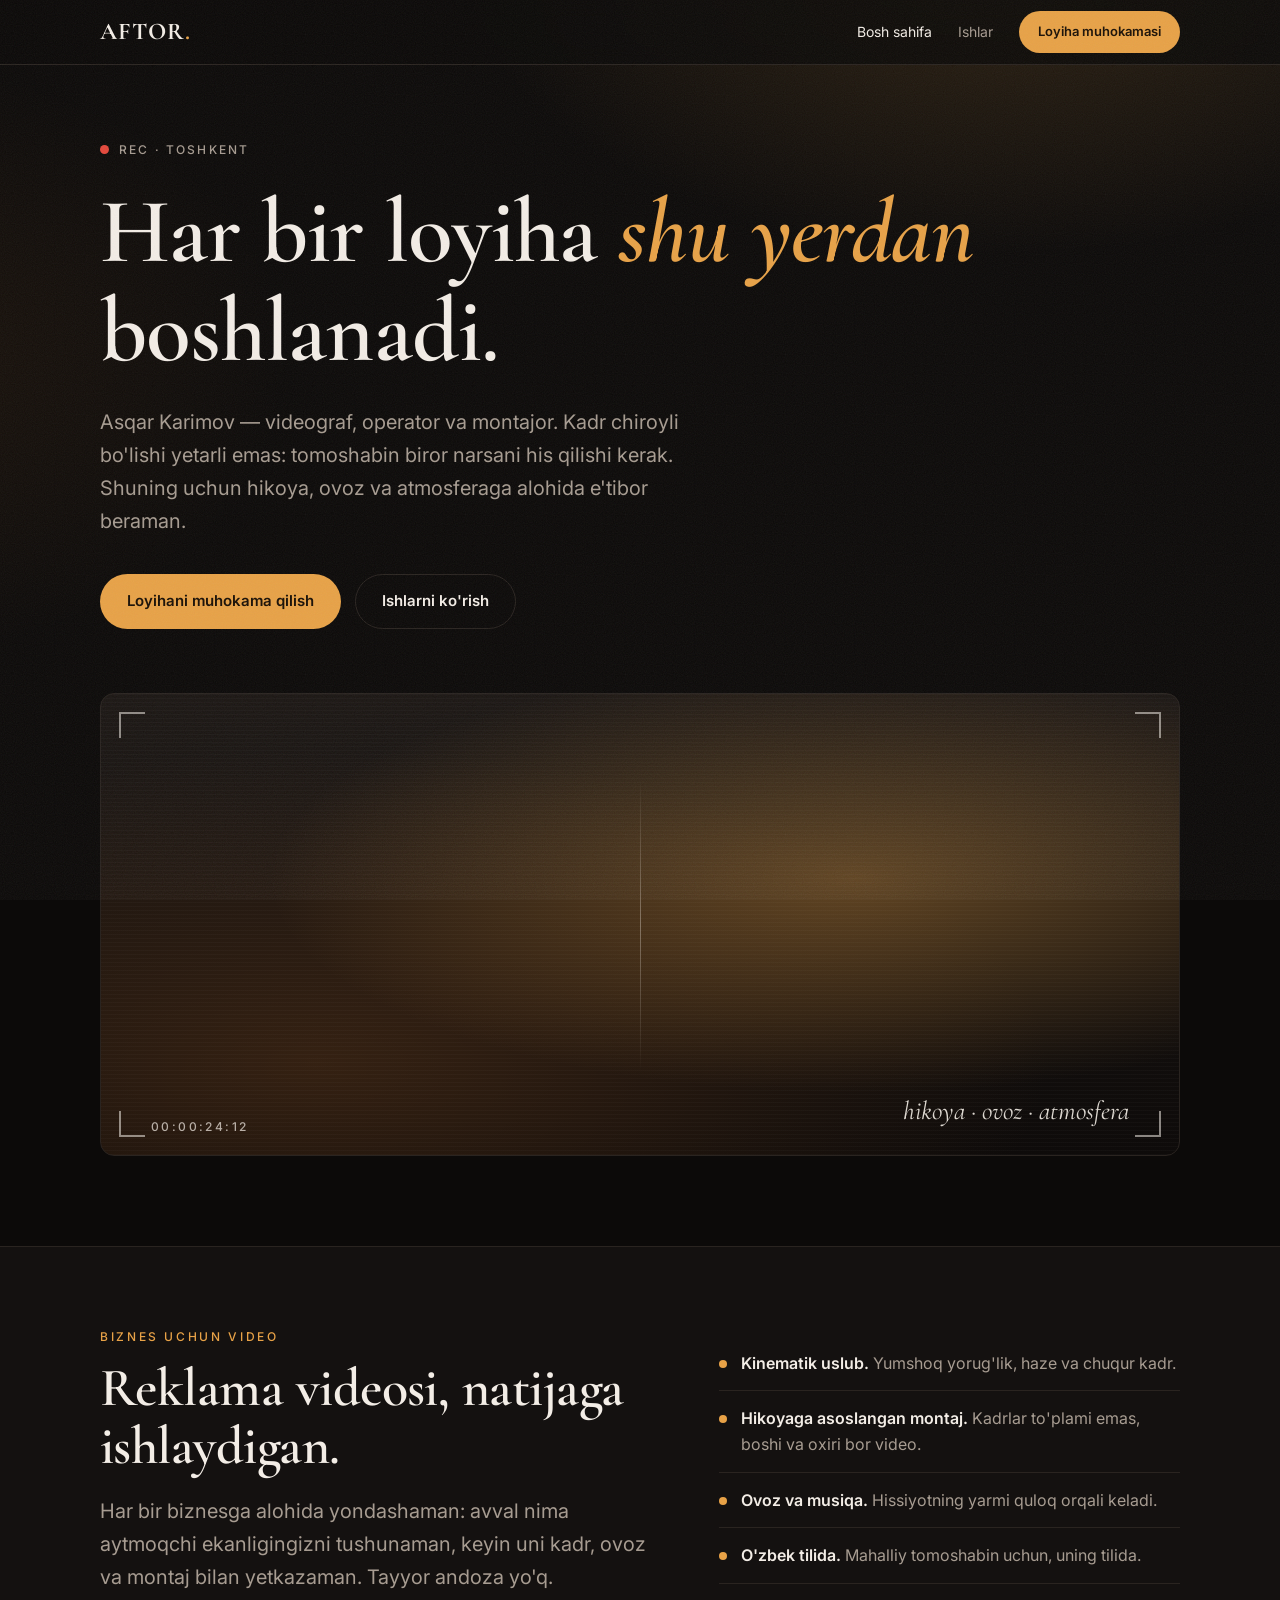
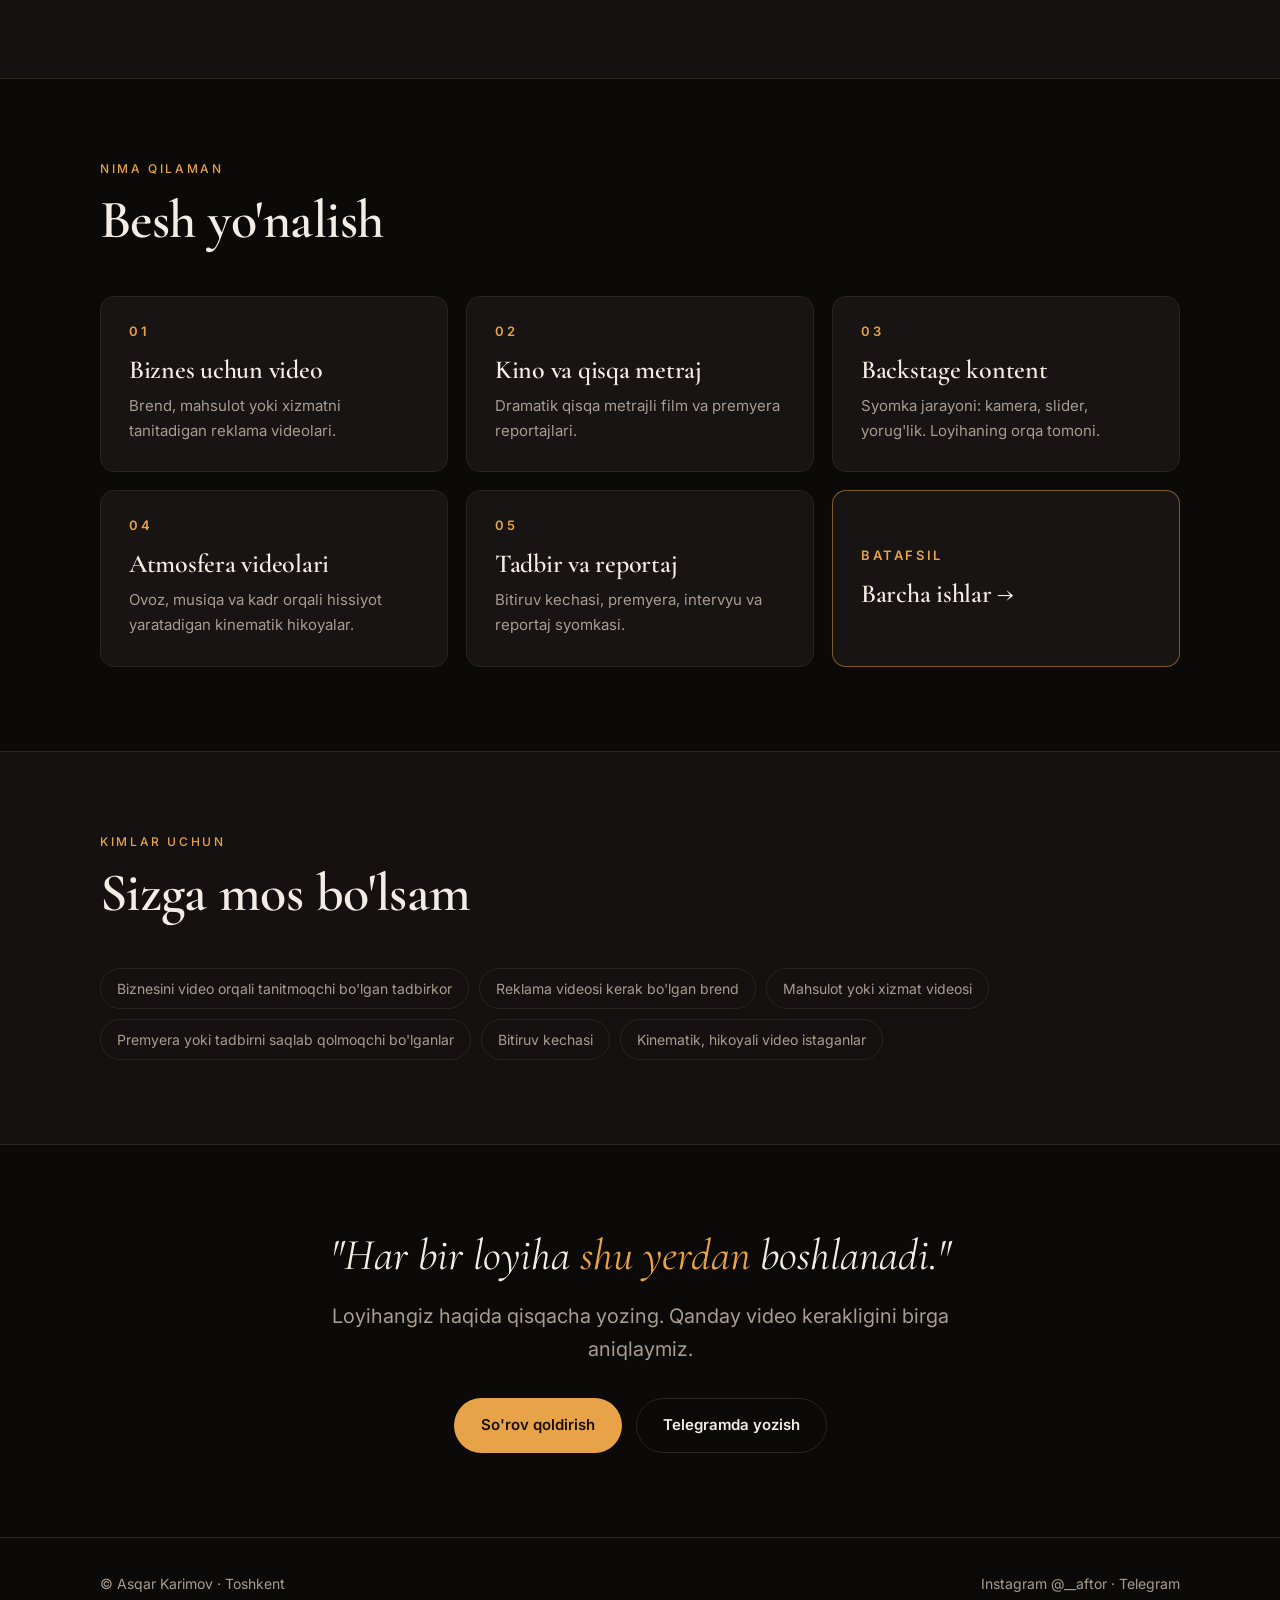
<file: index.html>
<!doctype html>
<html lang="uz">
<head>
<meta charset="utf-8">
<meta name="viewport" content="width=device-width,initial-scale=1">
<title>Asqar Karimov — videograf va montajor, Toshkent</title>
<meta name="description" content="Toshkentlik videograf, operator va montajor. Biznes uchun video, kinematik kadrlar, hikoyaga asoslangan montaj. Loyihangizni muhokama qilish uchun yozing.">
<meta property="og:title" content="Asqar Karimov — videograf va montajor">
<meta property="og:description" content="Har bir loyiha shu yerdan boshlanadi. Kinematik video, hikoyaga asoslangan montaj.">
<meta property="og:type" content="website">
<link rel="icon" href="data:image/svg+xml,%3Csvg xmlns='http://www.w3.org/2000/svg' viewBox='0 0 64 64'%3E%3Crect width='64' height='64' rx='14' fill='%230c0a09'/%3E%3Ctext x='32' y='45' font-size='38' text-anchor='middle' fill='%23e8a247' font-family='Georgia' font-weight='700'%3EA%3C/text%3E%3C/svg%3E">
<link rel="preconnect" href="https://fonts.googleapis.com">
<link rel="preconnect" href="https://fonts.gstatic.com" crossorigin>
<link href="https://fonts.googleapis.com/css2?family=Cormorant+Garamond:ital,wght@0,600;0,700;1,500&family=Inter:wght@400;500;600&display=swap" rel="stylesheet">
<link rel="stylesheet" href="style.css">
</head>
<body>
<header class="nav"><div class="wrap">
  <a class="logo" href="index.html">AFTOR<i>.</i></a>
  <nav class="links">
    <a class="on" href="index.html">Bosh sahifa</a>
    <a href="ishlar.html">Ishlar</a>
    <a class="btn pri sm" href="aloqa.html">Loyiha muhokamasi</a>
  </nav>
</div></header>

<main>
<section class="hero"><div class="wrap">
  <div class="rec"><b></b>REC · TOSHKENT</div>
  <h1>Har bir loyiha <em>shu yerdan</em> boshlanadi.</h1>
  <p class="lead">Asqar Karimov — videograf, operator va montajor. Kadr chiroyli bo'lishi yetarli emas: tomoshabin biror narsani his qilishi kerak. Shuning uchun hikoya, ovoz va atmosferaga alohida e'tibor beraman.</p>
  <div class="cta">
    <a class="btn pri" href="aloqa.html" data-track="Contact">Loyihani muhokama qilish</a>
    <a class="btn gho" href="ishlar.html">Ishlarni ko'rish</a>
  </div>
  <div class="frame" role="img" aria-label="Kinematik kadr ramkasi">
    <i class="c a"></i><i class="c b"></i><i class="c c2"></i><i class="c d"></i><i class="ln"></i>
    <span class="tc">00:00:24:12</span>
    <span class="cap">hikoya · ovoz · atmosfera</span>
  </div>
</div></section>

<section class="band"><div class="wrap split">
  <div class="reveal">
    <p class="eyebrow">Biznes uchun video</p>
    <h2 style="margin:16px 0 20px">Reklama videosi, natijaga ishlaydigan.</h2>
    <p class="lead">Har bir biznesga alohida yondashaman: avval nima aytmoqchi ekanligingizni tushunaman, keyin uni kadr, ovoz va montaj bilan yetkazaman. Tayyor andoza yo'q.</p>
  </div>
  <ul class="list reveal">
    <li><span><b>Kinematik uslub.</b> Yumshoq yorug'lik, haze va chuqur kadr.</span></li>
    <li><span><b>Hikoyaga asoslangan montaj.</b> Kadrlar to'plami emas, boshi va oxiri bor video.</span></li>
    <li><span><b>Ovoz va musiqa.</b> Hissiyotning yarmi quloq orqali keladi.</span></li>
    <li><span><b>O'zbek tilida.</b> Mahalliy tomoshabin uchun, uning tilida.</span></li>
  </ul>
</div></section>

<section><div class="wrap">
  <div class="sec-h reveal"><p class="eyebrow">Nima qilaman</p><h2>Besh yo'nalish</h2></div>
  <div class="grid g3">
    <article class="card reveal"><div class="n">01</div><h3>Biznes uchun video</h3><p>Brend, mahsulot yoki xizmatni tanitadigan reklama videolari.</p></article>
    <article class="card reveal"><div class="n">02</div><h3>Kino va qisqa metraj</h3><p>Dramatik qisqa metrajli film va premyera reportajlari.</p></article>
    <article class="card reveal"><div class="n">03</div><h3>Backstage kontent</h3><p>Syomka jarayoni: kamera, slider, yorug'lik. Loyihaning orqa tomoni.</p></article>
    <article class="card reveal"><div class="n">04</div><h3>Atmosfera videolari</h3><p>Ovoz, musiqa va kadr orqali hissiyot yaratadigan kinematik hikoyalar.</p></article>
    <article class="card reveal"><div class="n">05</div><h3>Tadbir va reportaj</h3><p>Bitiruv kechasi, premyera, intervyu va reportaj syomkasi.</p></article>
    <a class="card reveal" href="ishlar.html" style="display:flex;flex-direction:column;justify-content:center;border-color:rgba(232,162,71,.5)"><div class="n">BATAFSIL</div><h3>Barcha ishlar →</h3></a>
  </div>
</div></section>

<section class="band"><div class="wrap">
  <div class="sec-h reveal"><p class="eyebrow">Kimlar uchun</p><h2>Sizga mos bo'lsam</h2></div>
  <div class="tags reveal">
    <span>Biznesini video orqali tanitmoqchi bo'lgan tadbirkor</span>
    <span>Reklama videosi kerak bo'lgan brend</span>
    <span>Mahsulot yoki xizmat videosi</span>
    <span>Premyera yoki tadbirni saqlab qolmoqchi bo'lganlar</span>
    <span>Bitiruv kechasi</span>
    <span>Kinematik, hikoyali video istaganlar</span>
  </div>
</div></section>

<section class="final"><div class="wrap reveal">
  <p class="quote">"Har bir loyiha <span>shu yerdan</span> boshlanadi."</p>
  <p class="lead">Loyihangiz haqida qisqacha yozing. Qanday video kerakligini birga aniqlaymiz.</p>
  <div class="cta">
    <a class="btn pri" href="aloqa.html" data-track="Contact">So'rov qoldirish</a>
    <a class="btn gho" href="https://t.me/aftor_tg" target="_blank" rel="noopener" data-track="Contact">Telegramda yozish</a>
  </div>
</div></section>
</main>

<footer><div class="wrap">
  <span>© Asqar Karimov · Toshkent</span>
  <span><a href="https://instagram.com/__aftor" target="_blank" rel="noopener">Instagram @__aftor</a> · <a href="https://t.me/aftor_tg" target="_blank" rel="noopener">Telegram</a></span>
</div></footer>
<script src="app.js"></script>
</body>
</html>
</file>
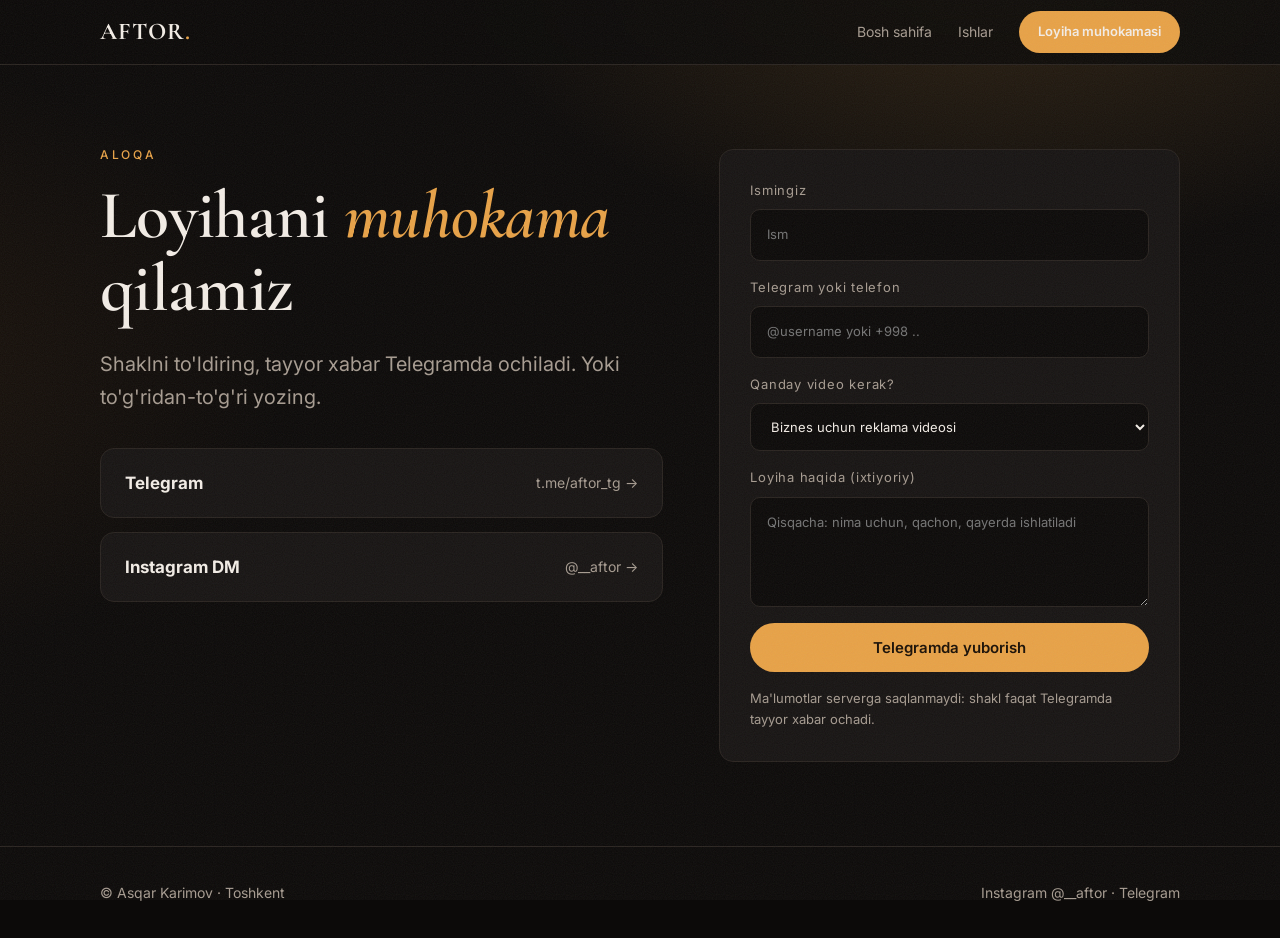
<file: aloqa.html>
<!doctype html>
<html lang="uz">
<head>
<meta charset="utf-8">
<meta name="viewport" content="width=device-width,initial-scale=1">
<title>Loyihani muhokama qilish — Asqar Karimov</title>
<meta name="description" content="Video loyihangiz haqida yozing. Asqar Karimov Telegram yoki Instagram orqali javob beradi.">
<meta property="og:title" content="Loyihani muhokama qilish — Asqar Karimov">
<meta property="og:type" content="website">
<link rel="icon" href="data:image/svg+xml,%3Csvg xmlns='http://www.w3.org/2000/svg' viewBox='0 0 64 64'%3E%3Crect width='64' height='64' rx='14' fill='%230c0a09'/%3E%3Ctext x='32' y='45' font-size='38' text-anchor='middle' fill='%23e8a247' font-family='Georgia' font-weight='700'%3EA%3C/text%3E%3C/svg%3E">
<link rel="preconnect" href="https://fonts.googleapis.com">
<link rel="preconnect" href="https://fonts.gstatic.com" crossorigin>
<link href="https://fonts.googleapis.com/css2?family=Cormorant+Garamond:ital,wght@0,600;0,700;1,500&family=Inter:wght@400;500;600&display=swap" rel="stylesheet">
<link rel="stylesheet" href="style.css">
</head>
<body>
<header class="nav"><div class="wrap">
  <a class="logo" href="index.html">AFTOR<i>.</i></a>
  <nav class="links">
    <a href="index.html">Bosh sahifa</a>
    <a href="ishlar.html">Ishlar</a>
    <a class="btn pri sm on" href="aloqa.html">Loyiha muhokamasi</a>
  </nav>
</div></header>

<main>
<section><div class="wrap split" style="align-items:start">
  <div class="reveal">
    <p class="eyebrow">Aloqa</p>
    <h1 style="font-size:clamp(38px,6vw,68px);margin:18px 0 22px">Loyihani <em style="color:var(--acc)">muhokama</em> qilamiz</h1>
    <p class="lead" style="margin-bottom:34px">Shaklni to'ldiring, tayyor xabar Telegramda ochiladi. Yoki to'g'ridan-to'g'ri yozing.</p>
    <div class="chan">
      <a href="https://t.me/aftor_tg" target="_blank" rel="noopener" data-track="Contact"><b>Telegram</b><span>t.me/aftor_tg →</span></a>
      <a href="https://instagram.com/__aftor" target="_blank" rel="noopener" data-track="Contact"><b>Instagram DM</b><span>@__aftor →</span></a>
    </div>
  </div>

  <form class="form reveal" id="lead" novalidate>
    <label>Ismingiz
      <input name="name" required autocomplete="name" placeholder="Ism">
    </label>
    <label>Telegram yoki telefon
      <input name="contact" required autocomplete="tel" placeholder="@username yoki +998 ..">
    </label>
    <label>Qanday video kerak?
      <select name="service">
        <option>Biznes uchun reklama videosi</option>
        <option>Kinematik / atmosfera videosi</option>
        <option>Tadbir yoki reportaj syomkasi</option>
        <option>Backstage kontent</option>
        <option>Boshqa</option>
      </select>
    </label>
    <label>Loyiha haqida (ixtiyoriy)
      <textarea name="msg" placeholder="Qisqacha: nima uchun, qachon, qayerda ishlatiladi"></textarea>
    </label>
    <button class="btn pri" type="submit">Telegramda yuborish</button>
    <p class="ok" id="ok" role="status"></p>
    <p class="note">Ma'lumotlar serverga saqlanmaydi: shakl faqat Telegramda tayyor xabar ochadi.</p>
  </form>
</div></section>
</main>

<footer><div class="wrap">
  <span>© Asqar Karimov · Toshkent</span>
  <span><a href="https://instagram.com/__aftor" target="_blank" rel="noopener">Instagram @__aftor</a> · <a href="https://t.me/aftor_tg" target="_blank" rel="noopener">Telegram</a></span>
</div></footer>
<script src="app.js"></script>
<script>
// bo'sh maydonlarni tekshirish
document.getElementById('lead').addEventListener('submit',function(e){
  var f=this;if(!f.name.value.trim()||!f.contact.value.trim()){e.stopImmediatePropagation();e.preventDefault();
  var ok=document.getElementById('ok');ok.classList.add('show');ok.textContent='Ism va aloqa maydonlarini to\'ldiring.';}
},true);
</script>
</body>
</html>
</file>
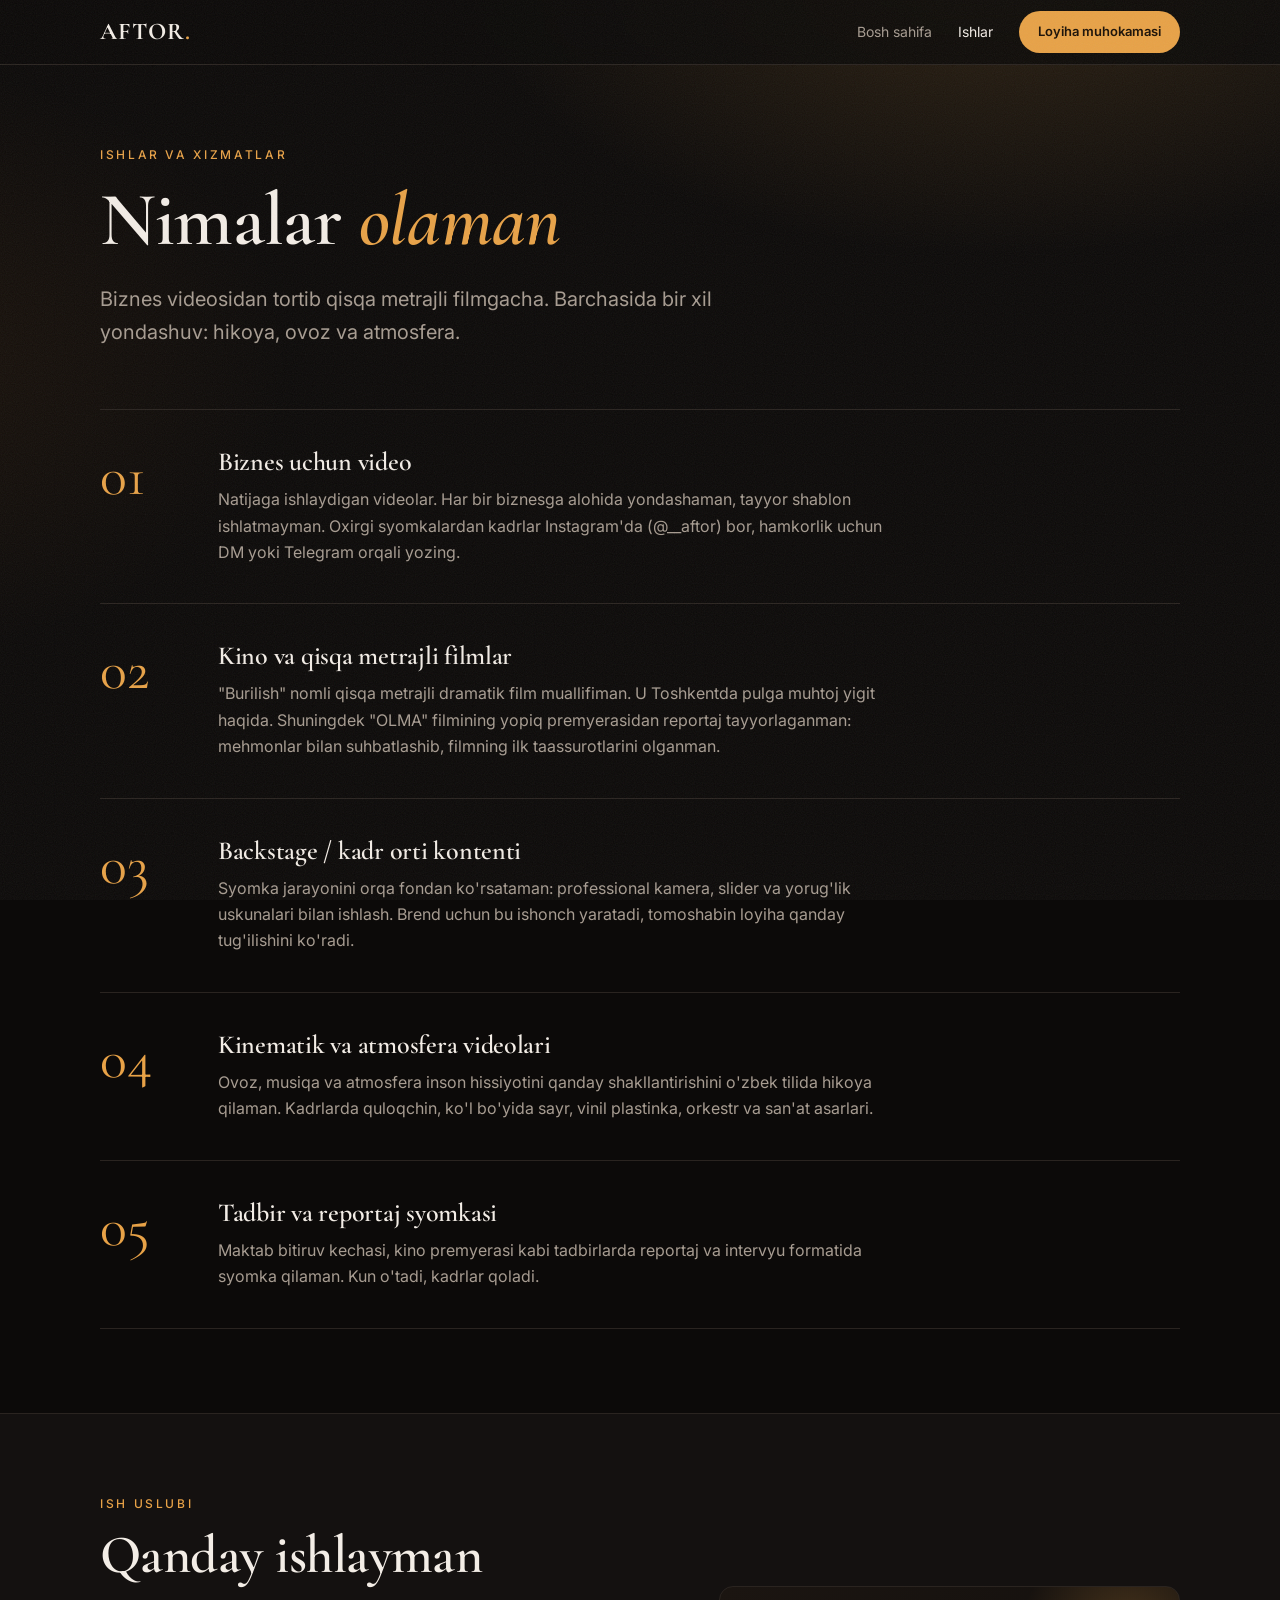
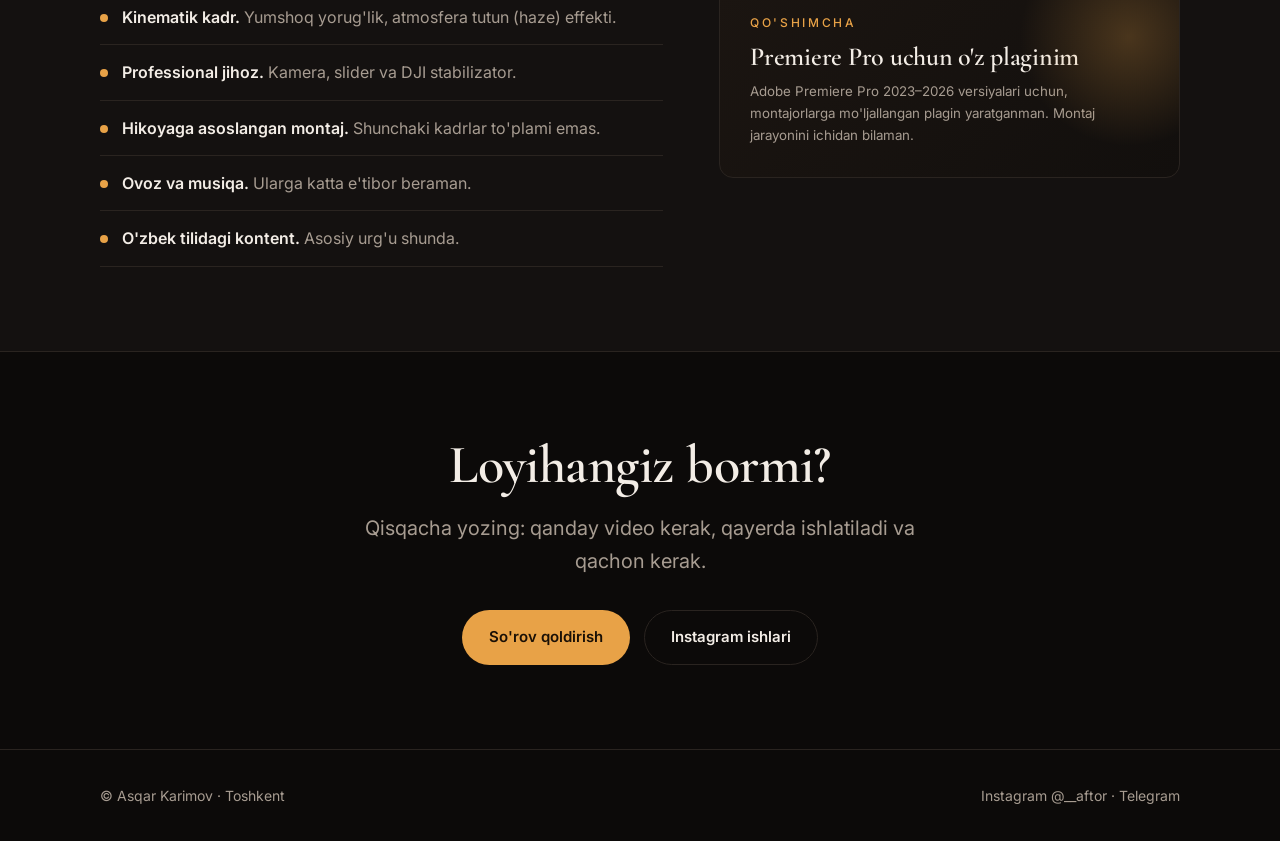
<file: ishlar.html>
<!doctype html>
<html lang="uz">
<head>
<meta charset="utf-8">
<meta name="viewport" content="width=device-width,initial-scale=1">
<title>Ishlar va xizmatlar — Asqar Karimov</title>
<meta name="description" content="Biznes uchun video, qisqa metrajli film, backstage kontent, kinematik videolar va tadbir reportaji. Asqar Karimovning ish uslubi.">
<meta property="og:title" content="Ishlar va xizmatlar — Asqar Karimov">
<meta property="og:type" content="website">
<link rel="icon" href="data:image/svg+xml,%3Csvg xmlns='http://www.w3.org/2000/svg' viewBox='0 0 64 64'%3E%3Crect width='64' height='64' rx='14' fill='%230c0a09'/%3E%3Ctext x='32' y='45' font-size='38' text-anchor='middle' fill='%23e8a247' font-family='Georgia' font-weight='700'%3EA%3C/text%3E%3C/svg%3E">
<link rel="preconnect" href="https://fonts.googleapis.com">
<link rel="preconnect" href="https://fonts.gstatic.com" crossorigin>
<link href="https://fonts.googleapis.com/css2?family=Cormorant+Garamond:ital,wght@0,600;0,700;1,500&family=Inter:wght@400;500;600&display=swap" rel="stylesheet">
<link rel="stylesheet" href="style.css">
</head>
<body>
<header class="nav"><div class="wrap">
  <a class="logo" href="index.html">AFTOR<i>.</i></a>
  <nav class="links">
    <a href="index.html">Bosh sahifa</a>
    <a class="on" href="ishlar.html">Ishlar</a>
    <a class="btn pri sm" href="aloqa.html">Loyiha muhokamasi</a>
  </nav>
</div></header>

<main>
<section style="padding-bottom:30px"><div class="wrap">
  <p class="eyebrow">Ishlar va xizmatlar</p>
  <h1 style="font-size:clamp(38px,7vw,76px);margin:18px 0 22px">Nimalar <em style="color:var(--acc)">olaman</em></h1>
  <p class="lead">Biznes videosidan tortib qisqa metrajli filmgacha. Barchasida bir xil yondashuv: hikoya, ovoz va atmosfera.</p>
</div></section>

<section style="padding-top:30px"><div class="wrap">
  <div class="work reveal"><div class="num">01</div><div>
    <h3>Biznes uchun video</h3>
    <p>Natijaga ishlaydigan videolar. Har bir biznesga alohida yondashaman, tayyor shablon ishlatmayman. Oxirgi syomkalardan kadrlar Instagram'da (@__aftor) bor, hamkorlik uchun DM yoki Telegram orqali yozing.</p>
  </div></div>
  <div class="work reveal"><div class="num">02</div><div>
    <h3>Kino va qisqa metrajli filmlar</h3>
    <p>"Burilish" nomli qisqa metrajli dramatik film muallifiman. U Toshkentda pulga muhtoj yigit haqida. Shuningdek "OLMA" filmining yopiq premyerasidan reportaj tayyorlaganman: mehmonlar bilan suhbatlashib, filmning ilk taassurotlarini olganman.</p>
  </div></div>
  <div class="work reveal"><div class="num">03</div><div>
    <h3>Backstage / kadr orti kontenti</h3>
    <p>Syomka jarayonini orqa fondan ko'rsataman: professional kamera, slider va yorug'lik uskunalari bilan ishlash. Brend uchun bu ishonch yaratadi, tomoshabin loyiha qanday tug'ilishini ko'radi.</p>
  </div></div>
  <div class="work reveal"><div class="num">04</div><div>
    <h3>Kinematik va atmosfera videolari</h3>
    <p>Ovoz, musiqa va atmosfera inson hissiyotini qanday shakllantirishini o'zbek tilida hikoya qilaman. Kadrlarda quloqchin, ko'l bo'yida sayr, vinil plastinka, orkestr va san'at asarlari.</p>
  </div></div>
  <div class="work reveal"><div class="num">05</div><div>
    <h3>Tadbir va reportaj syomkasi</h3>
    <p>Maktab bitiruv kechasi, kino premyerasi kabi tadbirlarda reportaj va intervyu formatida syomka qilaman. Kun o'tadi, kadrlar qoladi.</p>
  </div></div>
</div></section>

<section class="band"><div class="wrap split">
  <div class="reveal">
    <p class="eyebrow">Ish uslubi</p>
    <h2 style="margin:16px 0 20px">Qanday ishlayman</h2>
    <ul class="list">
      <li><span><b>Kinematik kadr.</b> Yumshoq yorug'lik, atmosfera tutun (haze) effekti.</span></li>
      <li><span><b>Professional jihoz.</b> Kamera, slider va DJI stabilizator.</span></li>
      <li><span><b>Hikoyaga asoslangan montaj.</b> Shunchaki kadrlar to'plami emas.</span></li>
      <li><span><b>Ovoz va musiqa.</b> Ularga katta e'tibor beraman.</span></li>
      <li><span><b>O'zbek tilidagi kontent.</b> Asosiy urg'u shunda.</span></li>
    </ul>
  </div>
  <div class="film reveal">
    <p class="eyebrow">Qo'shimcha</p>
    <h3 style="margin-top:14px">Premiere Pro uchun o'z plaginim</h3>
    <small>Adobe Premiere Pro 2023–2026 versiyalari uchun, montajorlarga mo'ljallangan plagin yaratganman. Montaj jarayonini ichidan bilaman.</small>
  </div>
</div></section>

<section class="final"><div class="wrap reveal">
  <h2>Loyihangiz bormi?</h2>
  <p class="lead">Qisqacha yozing: qanday video kerak, qayerda ishlatiladi va qachon kerak.</p>
  <div class="cta">
    <a class="btn pri" href="aloqa.html" data-track="Contact">So'rov qoldirish</a>
    <a class="btn gho" href="https://instagram.com/__aftor" target="_blank" rel="noopener">Instagram ishlari</a>
  </div>
</div></section>
</main>

<footer><div class="wrap">
  <span>© Asqar Karimov · Toshkent</span>
  <span><a href="https://instagram.com/__aftor" target="_blank" rel="noopener">Instagram @__aftor</a> · <a href="https://t.me/aftor_tg" target="_blank" rel="noopener">Telegram</a></span>
</div></footer>
<script src="app.js"></script>
</body>
</html>
</file>
<file: style.css>
:root{
  --bg:#0c0a09;--bg2:#141110;--card:#171413;--line:#2a2420;
  --text:#f3ede6;--mute:#a79c91;--acc:#e8a247;--acc2:#c9772b;
  --r:14px;--wrap:1120px;
}
*{box-sizing:border-box;margin:0;padding:0}
html{scroll-behavior:smooth}
body{background:var(--bg);color:var(--text);font:16px/1.65 "Inter",system-ui,sans-serif;-webkit-font-smoothing:antialiased;overflow-x:hidden}
img,svg{display:block;max-width:100%}
a{color:inherit;text-decoration:none}
.wrap{width:100%;max-width:var(--wrap);margin:0 auto;padding:0 20px}
h1,h2,h3{font-family:"Cormorant Garamond",Georgia,serif;font-weight:600;line-height:1.08;letter-spacing:-.01em}
h1{font-size:clamp(42px,8vw,92px)}
h2{font-size:clamp(32px,5vw,54px)}
h3{font-size:26px}
.eyebrow{font:500 12px/1 "Inter",sans-serif;letter-spacing:.22em;text-transform:uppercase;color:var(--acc)}
.lead{font-size:clamp(17px,2vw,20px);color:var(--mute);max-width:620px}

/* film grain + haze */
body::before{content:"";position:fixed;inset:0;z-index:-1;pointer-events:none;
  background:
   radial-gradient(900px 500px at 78% -5%,rgba(232,162,71,.16),transparent 60%),
   radial-gradient(700px 500px at -10% 40%,rgba(201,119,43,.08),transparent 60%),var(--bg)}
body::after{content:"";position:fixed;inset:0;z-index:50;pointer-events:none;opacity:.07;
  background-image:url("data:image/svg+xml;utf8,<svg xmlns='http://www.w3.org/2000/svg' width='160' height='160'><filter id='n'><feTurbulence type='fractalNoise' baseFrequency='.9' numOctaves='2'/></filter><rect width='100%' height='100%' filter='url(%23n)'/></svg>")}

/* nav */
.nav{position:sticky;top:0;z-index:40;background:rgba(12,10,9,.82);backdrop-filter:blur(10px);border-bottom:1px solid var(--line)}
.nav .wrap{display:flex;align-items:center;justify-content:space-between;height:64px}
.logo{font-family:"Cormorant Garamond",serif;font-weight:700;font-size:24px;letter-spacing:.04em}
.logo i{color:var(--acc);font-style:normal}
.links{display:flex;gap:26px;align-items:center;font-size:14px;color:var(--mute)}
.links a:hover,.links a.on{color:var(--text)}
.btn{display:inline-flex;align-items:center;justify-content:center;gap:10px;padding:14px 26px;border-radius:999px;font-weight:600;font-size:15px;border:1px solid transparent;cursor:pointer;transition:.2s;font-family:inherit}
.btn.pri{background:var(--acc);color:#1a1006}
.btn.pri:hover{background:#f1b25d;transform:translateY(-1px)}
.btn.gho{border-color:var(--line);color:var(--text);background:transparent}
.btn.gho:hover{border-color:var(--acc);color:var(--acc)}
.btn.sm{padding:9px 18px;font-size:13px}
@media(max-width:700px){.links a:not(.btn){display:none}}

/* hero */
.hero{padding:70px 0 90px;position:relative}
.rec{display:inline-flex;align-items:center;gap:10px;font:500 12px/1 "Inter";letter-spacing:.18em;color:var(--mute);margin-bottom:26px}
.rec b{width:9px;height:9px;border-radius:50%;background:#e5483b;animation:blink 1.4s infinite}
@keyframes blink{50%{opacity:.2}}
.hero h1 em{font-style:italic;color:var(--acc)}
.hero .lead{margin:26px 0 36px}
.cta{display:flex;gap:14px;flex-wrap:wrap}
.frame{margin-top:64px;aspect-ratio:21/9;border-radius:var(--r);border:1px solid var(--line);position:relative;overflow:hidden;
  background:
   radial-gradient(ellipse at 70% 40%,rgba(232,162,71,.35),transparent 55%),
   radial-gradient(ellipse at 20% 80%,rgba(120,70,30,.35),transparent 60%),
   linear-gradient(180deg,#1b1613,#0e0b0a)}
.frame::before{content:"";position:absolute;inset:0;background:repeating-linear-gradient(0deg,rgba(255,255,255,.025) 0 1px,transparent 1px 4px)}
.frame .c{position:absolute;width:26px;height:26px;border:2px solid rgba(243,237,230,.55)}
.frame .c.a{top:18px;left:18px;border-right:0;border-bottom:0}
.frame .c.b{top:18px;right:18px;border-left:0;border-bottom:0}
.frame .c.c2{bottom:18px;left:18px;border-right:0;border-top:0}
.frame .c.d{bottom:18px;right:18px;border-left:0;border-top:0}
.frame .tc{position:absolute;left:50px;bottom:22px;font:500 12px/1 "Inter";letter-spacing:.2em;color:rgba(243,237,230,.7)}
.frame .cap{position:absolute;right:50px;bottom:22px;font-family:"Cormorant Garamond",serif;font-style:italic;font-size:clamp(16px,2.4vw,26px);color:rgba(243,237,230,.9)}
.frame .ln{position:absolute;left:50%;top:18%;bottom:18%;width:1px;background:linear-gradient(transparent,rgba(243,237,230,.35),transparent)}

/* sections */
section{padding:84px 0}
.sec-h{display:grid;gap:16px;margin-bottom:46px}
.grid{display:grid;gap:18px}
.g2{grid-template-columns:repeat(2,1fr)}
.g3{grid-template-columns:repeat(3,1fr)}
@media(max-width:860px){.g3{grid-template-columns:1fr 1fr}}
@media(max-width:620px){.g2,.g3{grid-template-columns:1fr}}
.card{background:var(--card);border:1px solid var(--line);border-radius:var(--r);padding:28px;transition:.25s}
.card:hover{border-color:rgba(232,162,71,.5);transform:translateY(-3px)}
.card .n{font:600 13px/1 "Inter";letter-spacing:.2em;color:var(--acc);margin-bottom:18px}
.card p{color:var(--mute);margin-top:10px;font-size:15px}
.band{background:var(--bg2);border-block:1px solid var(--line)}
.split{display:grid;grid-template-columns:1.1fr .9fr;gap:56px;align-items:center}
@media(max-width:860px){.split{grid-template-columns:1fr;gap:32px}}
.quote{font-family:"Cormorant Garamond",serif;font-size:clamp(28px,4vw,44px);line-height:1.2;font-style:italic}
.quote span{color:var(--acc)}
.list{display:grid;gap:14px;margin-top:8px;list-style:none}
.list li{display:flex;gap:14px;color:var(--mute);padding-bottom:14px;border-bottom:1px solid var(--line)}
.list li::before{content:"";flex:none;width:8px;height:8px;margin-top:10px;border-radius:50%;background:var(--acc)}
.list b{color:var(--text);font-weight:600}
.tags{display:flex;flex-wrap:wrap;gap:10px}
.tags span{border:1px solid var(--line);border-radius:999px;padding:8px 16px;font-size:14px;color:var(--mute)}
.final{text-align:center}
.final .lead{margin:18px auto 32px}
.final .cta{justify-content:center}

/* work page */
.work{display:grid;grid-template-columns:90px 1fr;gap:28px;padding:38px 0;border-top:1px solid var(--line)}
.work:last-of-type{border-bottom:1px solid var(--line)}
.work .num{font-family:"Cormorant Garamond",serif;font-size:56px;color:var(--acc);line-height:1}
.work h3{margin-bottom:10px}
.work p{color:var(--mute);max-width:680px}
@media(max-width:620px){.work{grid-template-columns:1fr;gap:10px}.work .num{font-size:40px}}
.film{position:relative;border:1px solid var(--line);border-radius:var(--r);padding:30px;background:linear-gradient(135deg,#1b1511,#120f0d);overflow:hidden}
.film::after{content:"";position:absolute;right:-60px;top:-60px;width:220px;height:220px;border-radius:50%;background:radial-gradient(circle,rgba(232,162,71,.25),transparent 70%)}
.film small{display:block;margin-top:10px;color:var(--mute)}

/* form */
.form{display:grid;gap:16px;background:var(--card);border:1px solid var(--line);border-radius:var(--r);padding:30px}
label{display:grid;gap:8px;font-size:13px;letter-spacing:.06em;color:var(--mute)}
input,select,textarea{width:100%;background:var(--bg);border:1px solid var(--line);border-radius:10px;padding:14px 16px;color:var(--text);font:inherit;outline:none}
input:focus,select:focus,textarea:focus{border-color:var(--acc)}
textarea{min-height:110px;resize:vertical}
.note{font-size:13px;color:var(--mute)}
.ok{display:none;padding:16px;border:1px solid var(--acc);border-radius:10px;color:var(--acc);font-size:15px}
.ok.show{display:block}
.chan{display:grid;gap:14px}
.chan a{display:flex;justify-content:space-between;align-items:center;gap:12px;background:var(--card);border:1px solid var(--line);border-radius:var(--r);padding:20px 24px;transition:.2s}
.chan a:hover{border-color:var(--acc)}
.chan b{font-size:17px}
.chan span{color:var(--mute);font-size:14px}
footer{border-top:1px solid var(--line);padding:34px 0;color:var(--mute);font-size:14px}
footer .wrap{display:flex;justify-content:space-between;gap:16px;flex-wrap:wrap}
.reveal{opacity:0;transform:translateY(18px);transition:.7s}
.reveal.in{opacity:1;transform:none}
@media(prefers-reduced-motion:reduce){.reveal{opacity:1;transform:none;transition:none}.rec b{animation:none}}
</file>
